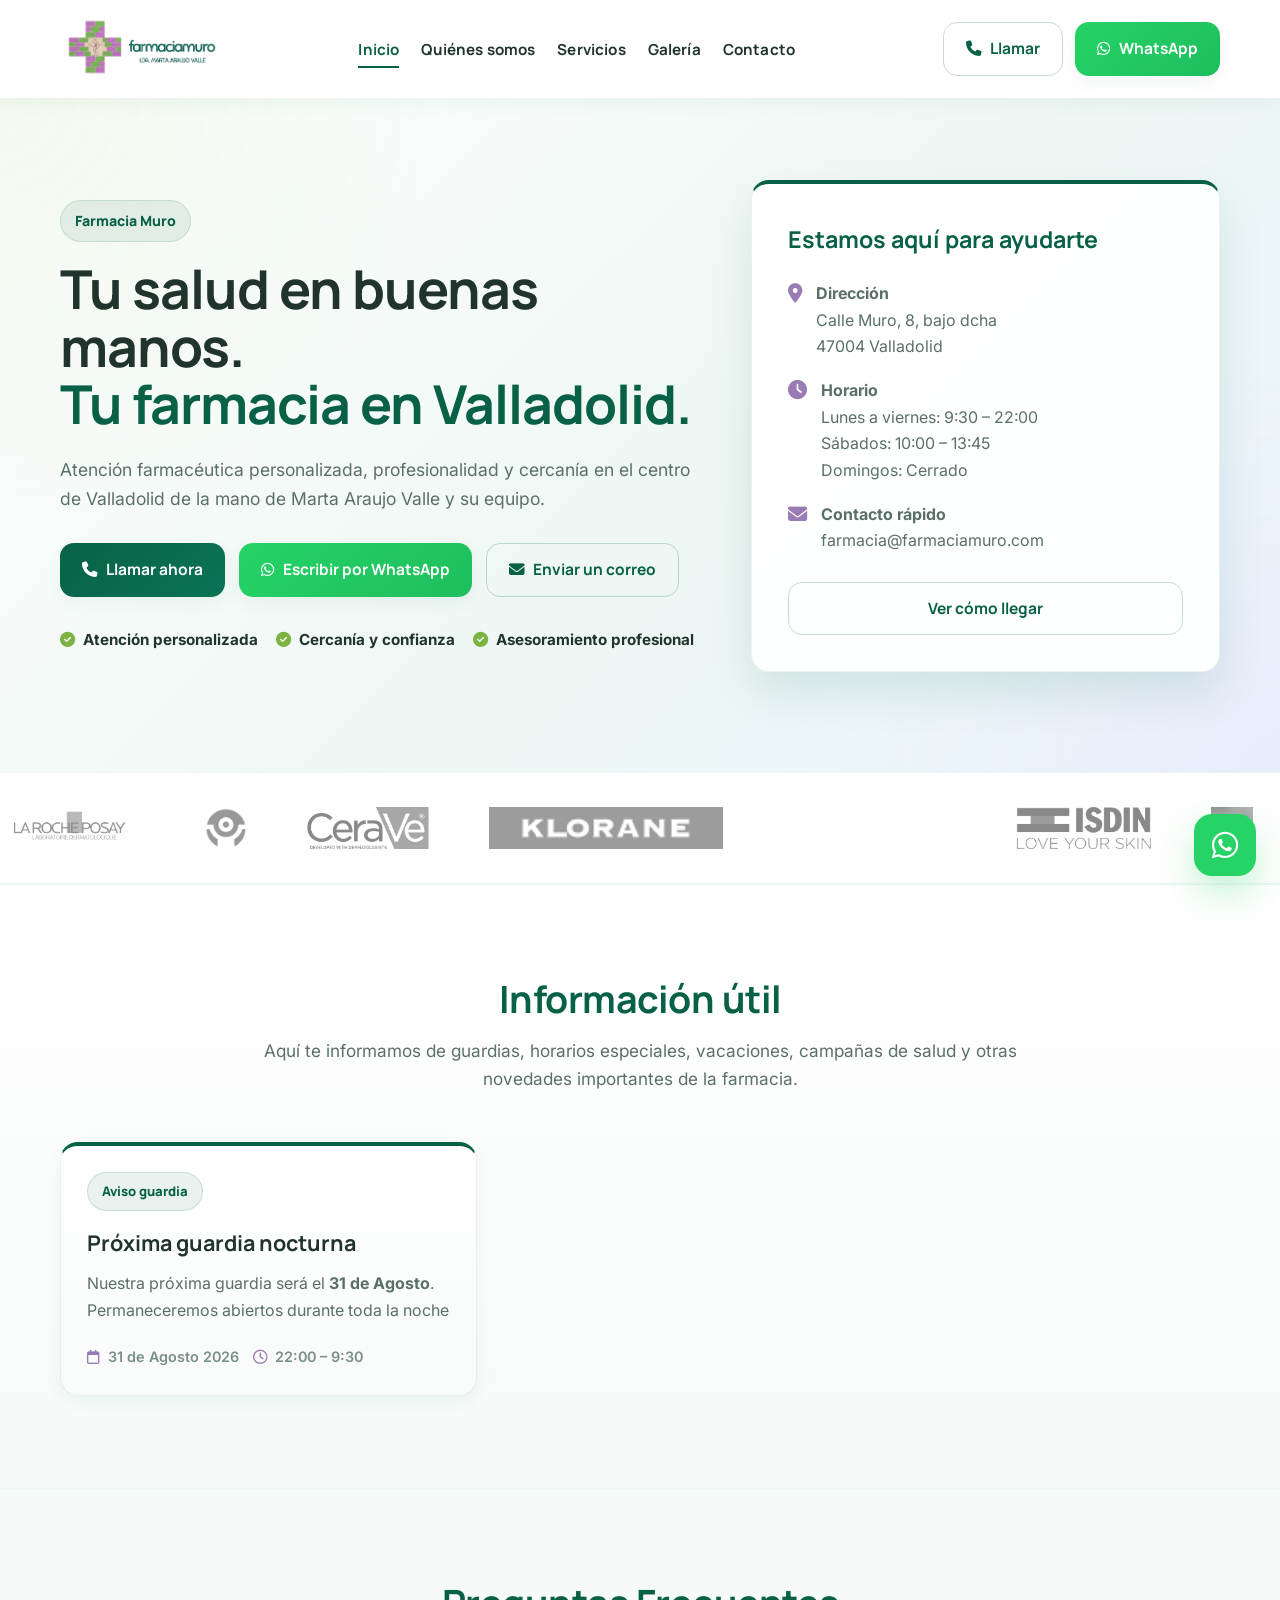
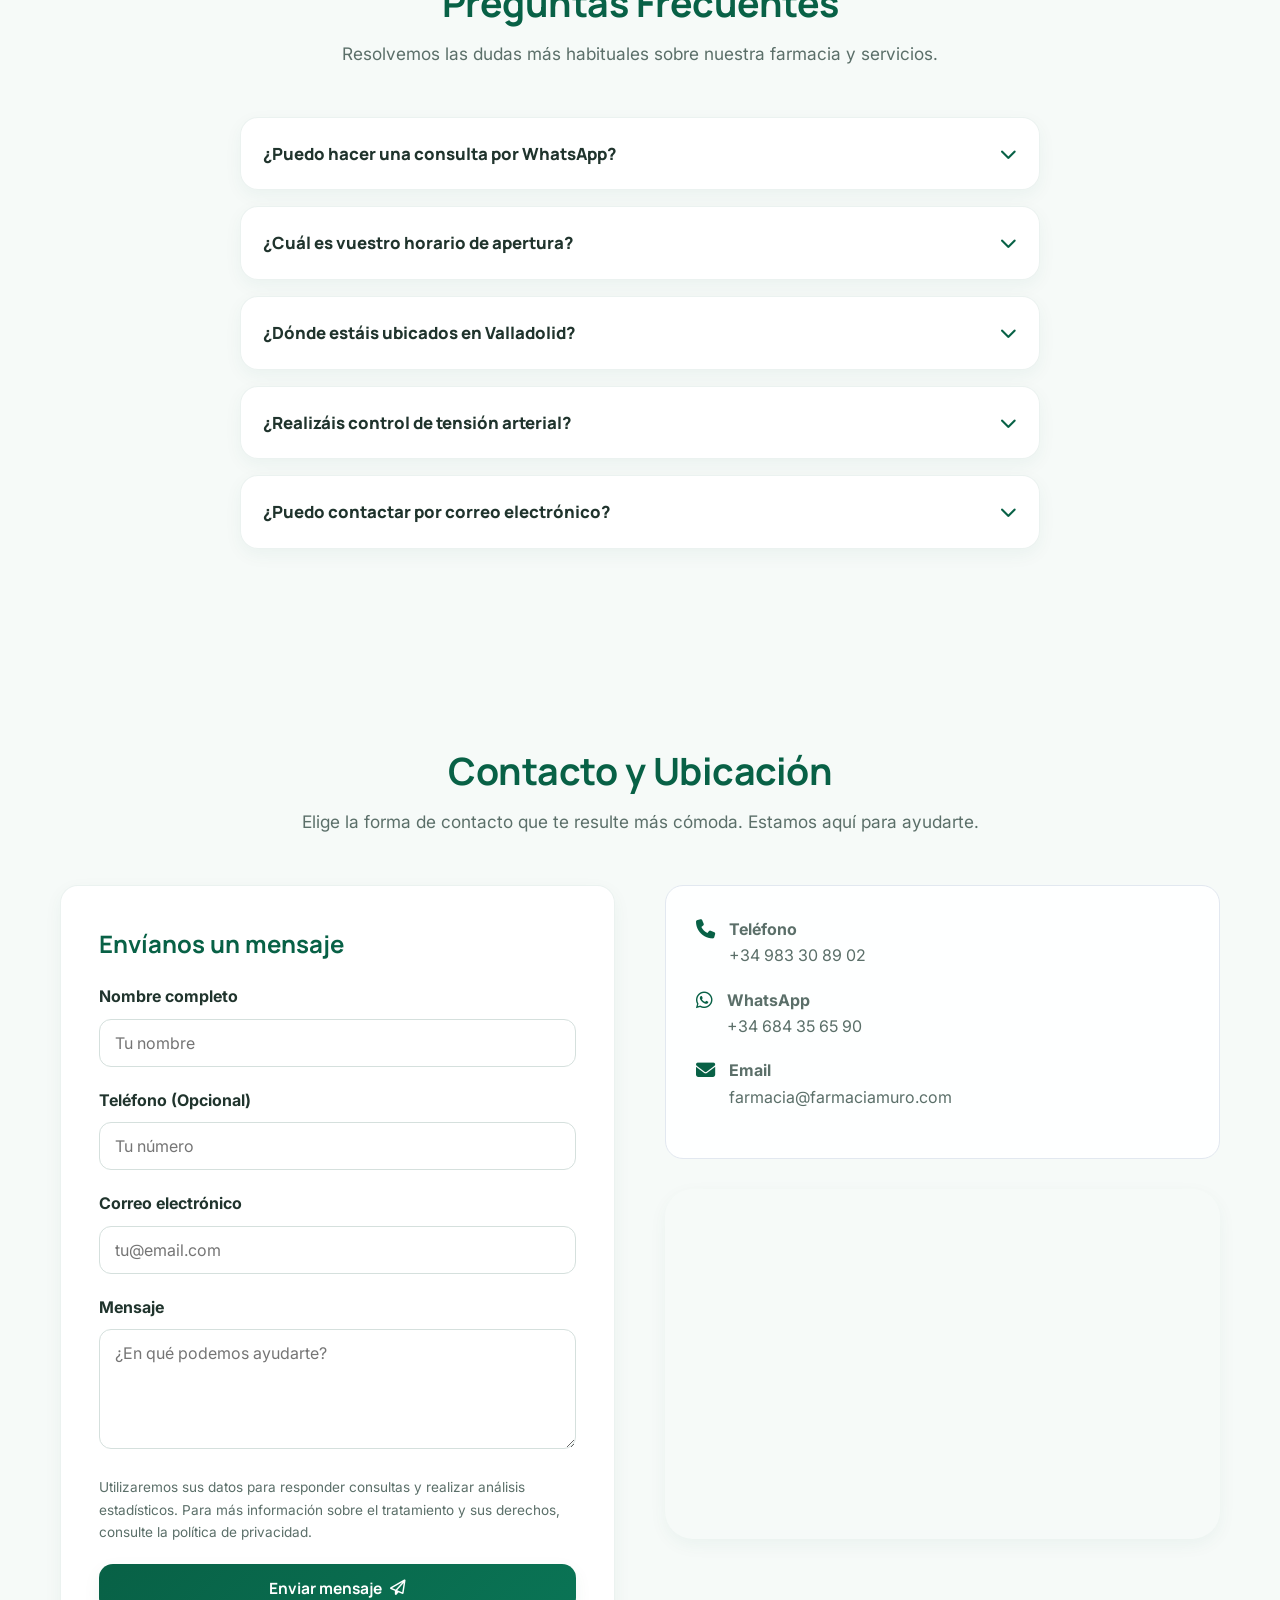
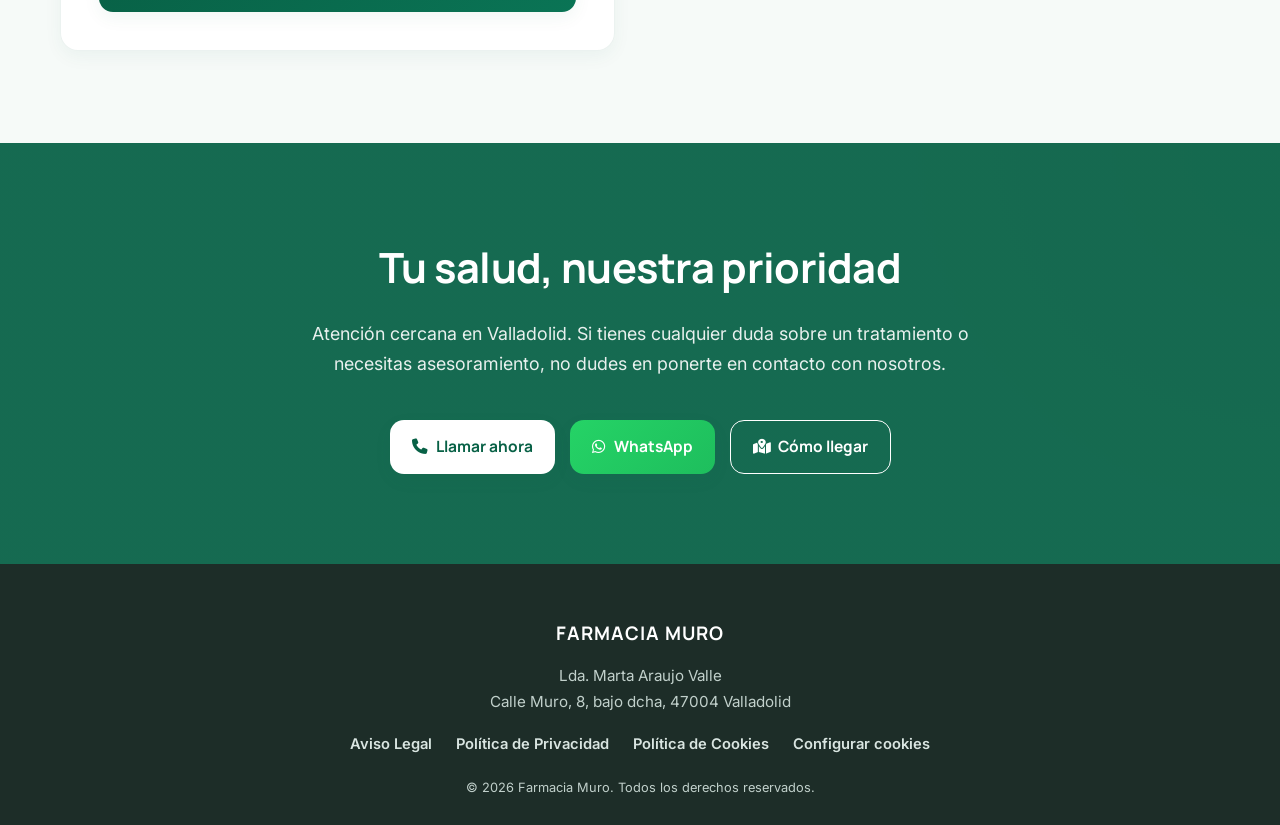
<file: index.html>
<!DOCTYPE html>
<html lang="es">
<head>
    <link rel="stylesheet" href="https://pdcc.gdpr.es/pdcc.min.css">
    <script charset="utf-8" src="https://pdcc.gdpr.es/pdcc.min.js"></script>

    <script>
    PDCookieConsent.config({
        "brand": {
            "name": "Farmacia Muro",
            "url": "https://www.farmaciamuro.com"
        },
        "showRejectButton": true,
        "cookiePolicyLink": "https://www.farmaciamuro.com/cookies.html"
    });
    </script>
    
    <meta charset="UTF-8">
    <link rel="canonical" href="https://www.farmaciamuro.com/">
    <meta name="viewport" content="width=device-width, initial-scale=1.0">

    <title>Farmacia Muro | Tu salud, en buenas manos.</title>
    <meta property="og:site_name" content="Farmacia Muro">
    
    <script type="application/ld+json">
    {
      "@context": "https://schema.org",
      "@type": "Pharmacy",
      "name": "Farmacia Muro",
      "image": "Imagenes/Logotipo_Farmacia_Muro.png",
      "@id": "https://www.farmaciamuro.com",
      "url": "https://www.farmaciamuro.com",
      "telephone": "+34 983 30 89 02",
      "email": "farmacia@farmaciamuro.com",
      "address": {
        "@type": "PostalAddress",
        "streetAddress": "Calle Muro, 8, bajo dcha",
        "addressLocality": "Valladolid",
        "postalCode": "47004",
        "addressCountry": "ES"
      },
      "geo": {
        "@type": "GeoCoordinates",
        "latitude": 41.6520,
        "longitude": -4.7245
      },
      "openingHoursSpecification": [
        {
          "@type": "OpeningHoursSpecification",
          "dayOfWeek": ["Monday", "Tuesday", "Wednesday", "Thursday", "Friday"],
          "opens": "09:30",
          "closes": "22:00"
        },
        {
          "@type": "OpeningHoursSpecification",
          "dayOfWeek": "Saturday",
          "opens": "10:00",
          "closes": "13:45"
        }
      ]
    }
    </script>
    
    <meta name="description" content="Farmacia Muro en Valladolid (Calle Muro, 8). Lda. Marta Araujo Valle. Atención personalizada, dermocosmética y salud. Horario ininterrumpido. Contáctanos por WhatsApp o teléfono.">
    <meta property="og:title" content="Farmacia Muro | Tu salud, en buenas manos.">
    <meta property="og:description" content="Atención farmacéutica personalizada, profesionalidad y cercanía en el centro de Valladolid.">
    <meta property="og:image" content="Imagenes/Logotipo_Farmacia_Muro.png">
    <meta property="og:type" content="local.business">
    <meta property="og:locale" content="es_ES">

    <link rel="icon" type="image/png" href="Imagenes/Solo_logo.png">

    <link rel="preconnect" href="https://fonts.googleapis.com">
    <link rel="preconnect" href="https://fonts.gstatic.com" crossorigin>
    <!-- <link href="https://fonts.googleapis.com/css2?family=Nunito:wght@400;600;700;800&family=Open+Sans:wght@400;500;600&display=swap" rel="stylesheet"> -->
    <link href="https://fonts.googleapis.com/css2?family=Inter:wght@400;500;600;700&family=Manrope:wght@600;700;800&display=swap" rel="stylesheet">
    <link rel="stylesheet" href="https://cdnjs.cloudflare.com/ajax/libs/font-awesome/6.4.0/css/all.min.css">

    <link rel="stylesheet" href="css/styles.css">
    <script src="js/main.js" defer></script>
    
</head>
<body>

    <header>
        <div class="container header-container">
            <a href="index.html" class="logo"><img src="Imagenes/Logotipo_farmacia.png" alt="Farmacia Muro"></a>
            <nav>
                <ul class="nav-links" id="navLinks">
                    <li><a href="index.html">Inicio</a></li>
                    <li><a href="quienes-somos.html">Quiénes somos</a></li>
                    <li><a href="servicios.html">Servicios</a></li>
                    <li><a href="galeria.html">Galería</a></li>
                    <li><a href="index.html#contacto">Contacto</a></li>
                </ul>
            </nav>
            <div class="header-ctas" id="headerCtas">
                <a href="tel:+34983308902" class="btn btn-outline"><i class="fa-solid fa-phone"></i> Llamar</a>
                <a href="https://wa.me/34684356590" target="_blank" rel="noopener noreferrer" class="btn btn-whatsapp"><i class="fa-brands fa-whatsapp"></i> WhatsApp</a>
            </div>
            <button class="mobile-menu-btn" id="mobileMenuBtn" aria-label="Abrir menú"><i class="fa-solid fa-bars"></i></button>
        </div>
    </header>

    <div id="wrapper-alertas-guardia" class="guardia-wrapper">
        <div id="alerta-guardia-diurna" class="alerta-guardia alerta-guardia-premium alerta-diurna">
            <button class="cerrar-alerta-guardia" type="button" aria-label="Cerrar aviso de guardia">
                <i class="fa-solid fa-xmark"></i>
            </button>

            <div class="alerta-guardia-contenido">
                <span class="alerta-guardia-etiqueta">Servicio de guardia</span>
                <h3>Estamos de guardia hoy</h3>
                <p>
                    Farmacia de guardia <strong>diurna</strong> hasta las
                    <strong><span id="horario-guardia-diurna-fin"></span></strong>.
                </p>
            </div>
            <div class="alerta-guardia-cta">
                <a href="tel:+34983308902" class="btn btn-outline">
                    <i class="fa-solid fa-phone"></i> Llamar
                </a>
            </div>
        </div>

        <div id="alerta-guardia-nocturna" class="alerta-guardia alerta-guardia-premium alerta-nocturna">
            <button class="cerrar-alerta-guardia" type="button" aria-label="Cerrar aviso de guardia">
                <i class="fa-solid fa-xmark"></i>
            </button>

            <div class="alerta-guardia-contenido">
                <span class="alerta-guardia-etiqueta">Servicio de guardia</span>
                <h3>Estamos de guardia esta noche</h3>
                <p>
                    Farmacia de guardia <strong>nocturna</strong> hasta las
                    <strong><span id="horario-guardia-nocturna-fin"></span></strong>.
                </p>
            </div>
            <div class="alerta-guardia-cta">
                <a href="tel:+34983308902" class="btn btn-outline">
                    <i class="fa-solid fa-phone"></i> Llamar
                </a>
            </div>
        </div>
    </div>

    <section class="hero" id="inicio">
        <div class="container hero-container">
            <div class="hero-content">
                <div class="hero-badge">Farmacia Muro</div>
                <h1>Tu salud en buenas manos. <br><span>Tu farmacia en Valladolid.</span></h1>
                <p>Atención farmacéutica personalizada, profesionalidad y cercanía en el centro de Valladolid de la mano de Marta Araujo Valle y su equipo.</p>
                
                <div class="hero-ctas">
                    <a href="tel:+34983308902" class="btn btn-primary"><i class="fa-solid fa-phone"></i> Llamar ahora</a>
                    <a href="https://wa.me/34684356590" target="_blank" rel="noopener noreferrer" class="btn btn-whatsapp"><i class="fa-brands fa-whatsapp"></i> Escribir por WhatsApp</a>
                    <a href="mailto:farmacia@farmaciamuro.com?subject=Consulta%20desde%20la%20web" class="btn btn-outline"><i class="fa-solid fa-envelope"></i> Enviar un correo</a>
                </div>

                <div class="trust-strip">
                    <div><i class="fa-solid fa-check-circle"></i> Atención personalizada</div>
                    <div><i class="fa-solid fa-check-circle"></i> Cercanía y confianza</div>
                    <div><i class="fa-solid fa-check-circle"></i> Asesoramiento profesional</div>
                </div>
            </div>

            <div class="hero-info-card">
             
                <h3>Estamos aquí para ayudarte</h3>
                <ul class="info-list">
                    <li>
                        <i class="fa-solid fa-location-dot"></i>
                        <div>
                            <strong>Dirección</strong><br>
                            Calle Muro, 8, bajo dcha<br>47004 Valladolid
                        </div>
                    </li>
                    <li>
                        <i class="fa-solid fa-clock"></i>
                        <div>
                            <strong>Horario</strong><br>
                            Lunes a viernes: 9:30 – 22:00<br>
                            Sábados: 10:00 – 13:45<br>
                            Domingos: Cerrado
                        </div>
                    </li>
                    <li>
                        <i class="fa-solid fa-envelope"></i>
                        <div>
                            <strong>Contacto rápido</strong><br>
                            farmacia@farmaciamuro.com
                        </div>
                    </li>
                </ul>
                <a href="#mapa"  class="btn btn-outline" style="width: 100%; margin-top: 10px;">Ver cómo llegar</a>
            </div>
        </div>
    </section>

    <section class="brands-section">
        <div class="brands-track">
            <img src="Imagenes/La_Roche-Posay_id1nKOSLBo_1.png" alt="La Roche-Posay" class="brand-logo">
            <img src="Imagenes/id9d_1Gnd2_1774543851690.jpeg" alt="Cantabria Labs" class="brand-logo">
            <img src="Imagenes/CeraVe_idRMvstMwe_1.png" alt="CeraVe" class="brand-logo">
            <img src="Imagenes/idTt9MzuFo_1774545244476.png" alt="Klorane" class="brand-logo">
            <img src="Imagenes/idv-GHI-6p_logos.png" alt="René furterer" class="brand-logo">
            <img src="Imagenes/Isdin_idVMLHFPhG_0.png" alt="Isdin" class="brand-logo">
            <img src="Imagenes/idCz6vIFja_1774610421733.jpeg" alt="Aboca" class="brand-logo">
            <img src="Imagenes/idDFcpNwYm_logos.png" alt="Nutergia" class="brand-logo"> 
            <img src="Imagenes/id5wvRFnrL_logos.jpeg" alt="Cumlaude" class="brand-logo"> 
            <img src="Imagenes/idAHzOaPqI_logos.jpeg" alt="Lacer" class="brand-logo"> 
            <img src="Imagenes/idFkh8xlHp_logos.jpeg" alt="vitis" class="brand-logo"> 

            
            <img src="Imagenes/La_Roche-Posay_id1nKOSLBo_1.png" alt="La Roche-Posay" class="brand-logo">
            <img src="Imagenes/id9d_1Gnd2_1774543851690.jpeg" alt="Cantabria Labs" class="brand-logo">
            <img src="Imagenes/CeraVe_idRMvstMwe_1.png" alt="CeraVe" class="brand-logo">
            <img src="Imagenes/idTt9MzuFo_1774545244476.png" alt="Klorane" class="brand-logo">
            <img src="Imagenes/idv-GHI-6p_logos.png" alt="René furterer" class="brand-logo">
            <img src="Imagenes/Isdin_idVMLHFPhG_0.png" alt="Isdin" class="brand-logo">
            <img src="Imagenes/idCz6vIFja_1774610421733.jpeg" alt="Aboca" class="brand-logo">
            <img src="Imagenes/idDFcpNwYm_logos.png" alt="Nutergia" class="brand-logo">
            <img src="Imagenes/id5wvRFnrL_logos.jpeg" alt="Cumlaude" class="brand-logo"> 
            <img src="Imagenes/idAHzOaPqI_logos.jpeg" alt="Lacer" class="brand-logo">  
            <img src="Imagenes/idFkh8xlHp_logos.jpeg" alt="vitis" class="brand-logo">  
        </div>
    </section>

<section class="section-padding actualidad-section" id="actualidad">
    <div class="container">
        <div class="text-center">
            <h2 class="section-title">Información útil</h2>
            <p class="section-subtitle">
                Aquí te informamos de guardias, horarios especiales, vacaciones,
                campañas de salud y otras novedades importantes de la farmacia.
            </p>
        </div>

        <div class="actualidad-grid">
 
            <article class="actualidad-card actualidad-card-featured">
                <div>
                    <div class="actualidad-badge">Aviso guardia</div>
                    <h3>Próxima guardia nocturna</h3>
                    <p>
                        Nuestra próxima guardia será el <strong>31 de Agosto</strong>.
                        Permaneceremos abiertos durante toda la noche 
                    </p>
                </div>
                <div class="actualidad-meta">
                    <span><i class="fa-regular fa-calendar"></i> 31 de Agosto 2026</span>
                    <span><i class="fa-regular fa-clock"></i> 22:00 – 9:30</span>
                </div>
            </article>
        </div>
    </div>
</section>

    <section class="section-padding faq-section" id="faq" style="background-color: var(--bg-light);">
        <div class="container">
            <div class="text-center">
                <h2 class="section-title">Preguntas Frecuentes</h2>
                <p class="section-subtitle">Resolvemos las dudas más habituales sobre nuestra farmacia y servicios.</p>
            </div>
            <div class="faq-container">
                <details>
                    <summary>¿Puedo hacer una consulta por WhatsApp?</summary>
                    <div class="faq-answer">Sí, por supuesto. Puedes escribirnos a nuestro WhatsApp (+34 684 35 65 90) para realizar consultas farmacéuticas sin compromiso.</div>
                </details>
                <details>
                    <summary>¿Cuál es vuestro horario de apertura?</summary>
                    <div class="faq-answer">Estamos abiertos en horario ininterrumpido de lunes a viernes de 9:30 a 22:00, y los sábados de 10:00 a 22:00. Los domingos permanecemos cerrados salvo que estemos de guardia.</div>
                </details>
                <details>
                    <summary>¿Dónde estáis ubicados en Valladolid?</summary>
                    <div class="faq-answer">Nos encontramos en el centro de Valladolid, concretamente en la Calle Muro, 8, bajo derecha (Código Postal 47004). Es una zona céntrica y de muy fácil acceso.</div>
                </details>
                <details>
                    <summary>¿Realizáis control de tensión arterial?</summary>
                    <div class="faq-answer">Sí, ofrecemos el servicio de toma y control de la presión arterial en nuestra farmacia. Ven a vernos y te ayudaremos a llevar un seguimiento.</div>
                </details>
                <details>
                    <summary>¿Puedo contactar por correo electrónico?</summary>
                    <div class="faq-answer">Sí, puedes escribirnos a farmacia@farmaciamuro.com. Leemos y respondemos todos los correos. Para urgencias, recomendamos usar el teléfono o WhatsApp.</div>
                </details>
            </div>
        </div>
    </section>

    <section class="section-padding contact-section" id="contacto">
        <div class="container">
            <div class="text-center">
                <h2 class="section-title">Contacto y Ubicación</h2>
                <p class="section-subtitle">Elige la forma de contacto que te resulte más cómoda. Estamos aquí para ayudarte.</p>
            </div>
            <div class="contact-container">
                <div class="contact-form-box">
                    <h3 style="margin-bottom: 20px; color: var(--primary-green); font-size: 1.5rem;">Envíanos un mensaje</h3>
                    <form action="https://formspree.io/f/xeepjgyw" method="POST">
                        <div class="form-group">
                            <label for="nombre">Nombre completo</label>
                            <input type="text" id="nombre" name="Nombre" class="form-control" required placeholder="Tu nombre">
                        </div>
                        <div class="form-group">
                            <label for="telefono">Teléfono (Opcional)</label>
                            <input type="tel" id="telefono" name="Teléfono" class="form-control" placeholder="Tu número">
                        </div>
                        <div class="form-group">
                            <label for="email">Correo electrónico</label>
                            <input type="email" id="email" name="Email" class="form-control" required placeholder="tu@email.com">
                        </div>
                        <div class="form-group">
                            <label for="mensaje">Mensaje</label>
                            <textarea id="mensaje" name="Mensaje" class="form-control" required placeholder="¿En qué podemos ayudarte?"></textarea>
                        </div>
                        <div class="form-group" style="font-size: 0.85rem;">
                            <p>
                                Utilizaremos sus datos para responder consultas y realizar análisis estadísticos.
                                Para más información sobre el tratamiento y sus derechos,
                                consulte la <a href="privacidad.html" target="_blank">política de privacidad</a>.
                            </p>
                        </div>
                        <button type="submit" class="btn btn-primary" style="width: 100%;">Enviar mensaje <i class="fa-regular fa-paper-plane"></i></button>
                    </form>
                </div>
                <div class="map-and-info">
                    <div class="hero-info-card" style="margin-bottom: 30px; box-shadow: none; border: 1px solid #E2E8F0; padding: 30px;">
                        <ul class="info-list" style="margin: 0;">
                            <li>
                                <i class="fa-solid fa-phone" style="color: var(--primary-green);"></i>
                                <div>
                                    <strong>Teléfono</strong><br>
                                    <a href="tel:+34983308902">+34 983 30 89 02</a>
                                </div>
                            </li>
                            <li>
                                <i class="fa-brands fa-whatsapp" style="color: var(--primary-green);"></i>
                                <div>
                                    <strong>WhatsApp</strong><br>
                                    <a href="https://wa.me/34684356590" target="_blank">+34 684 35 65 90</a>
                                </div>
                            </li>
                            <li>
                                <i class="fa-solid fa-envelope" style="color: var(--primary-green);"></i>
                                <div>
                                    <strong>Email</strong><br>
                                    <a href="mailto:farmacia@farmaciamuro.com">farmacia@farmaciamuro.com</a>
                                </div>
                            </li>
                        </ul>
                    </div>
                    <div class="map-container" id="mapa">
                        <iframe src="https://maps.google.com/maps?q=Farmacia%20Muro,%20Calle%20Muro,%208,%20Valladolid&t=&z=17&ie=UTF8&iwloc=&output=embed" allowfullscreen="" loading="lazy" referrerpolicy="no-referrer-when-downgrade" title="Mapa Farmacia Muro"></iframe>
                    </div>
                </div>
            </div>
        </div>
    </section>

    <section class="final-cta">
        <div class="container">
            <h2>Tu salud, nuestra prioridad</h2>
            <p>Atención cercana en Valladolid. Si tienes cualquier duda sobre un tratamiento o necesitas asesoramiento, no dudes en ponerte en contacto con nosotros.</p>
            <div class="final-cta-buttons">
                <a href="tel:+34983308902" class="btn" style="background: white; color: var(--primary-green);"><i class="fa-solid fa-phone"></i> Llamar ahora</a>
                <a href="https://wa.me/34684356590" target="_blank" class="btn btn-whatsapp"><i class="fa-brands fa-whatsapp"></i> WhatsApp</a>
                <a href="#contacto" class="btn btn-outline" style="border-color: white; color: white;"><i class="fa-solid fa-map-location-dot"></i> Cómo llegar</a>
            </div>
        </div>
    </section>

    <footer>
        <div class="container">
            <div class="footer-logo"><h3>FARMACIA MURO</h3></div>
            <p class="footer-text">Lda. Marta Araujo Valle<br>Calle Muro, 8, bajo dcha, 47004 Valladolid</p>
            <div class="footer-links">
                <a href="aviso-legal.html">Aviso Legal</a>
                <a href="privacidad.html">Política de Privacidad</a>
                <a href="cookies.html">Política de Cookies</a>
                <a href="#" class="pdcc-open-modal">Configurar cookies</a>
            </div>
            <p class="footer-text" style="font-size: 0.8rem; margin-bottom: 0;">© 2026 Farmacia Muro. Todos los derechos reservados.</p>
        </div>
    </footer>

    <a href="https://wa.me/34684356590" target="_blank" rel="noopener noreferrer" class="floating-whatsapp" aria-label="Contactar por WhatsApp">
        <i class="fa-brands fa-whatsapp"></i>
    </a>

</body>
</html>
</file>
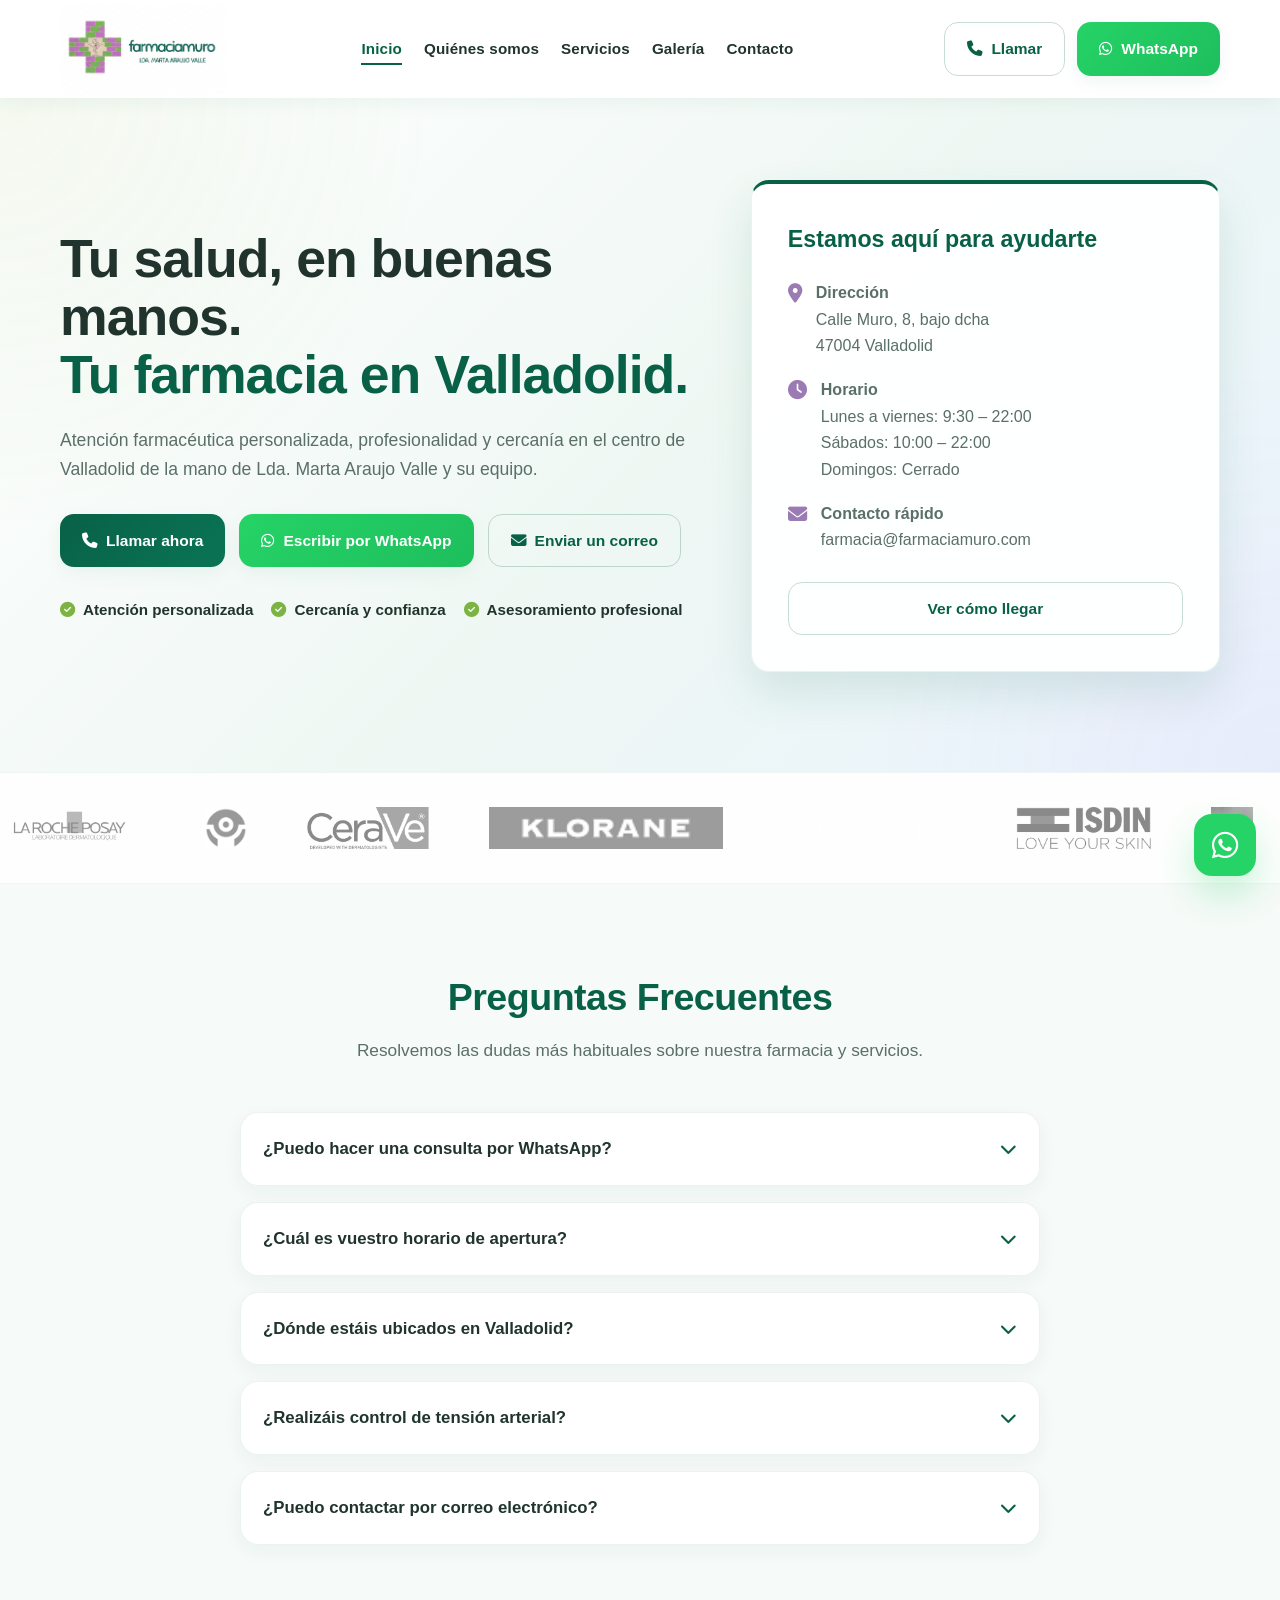
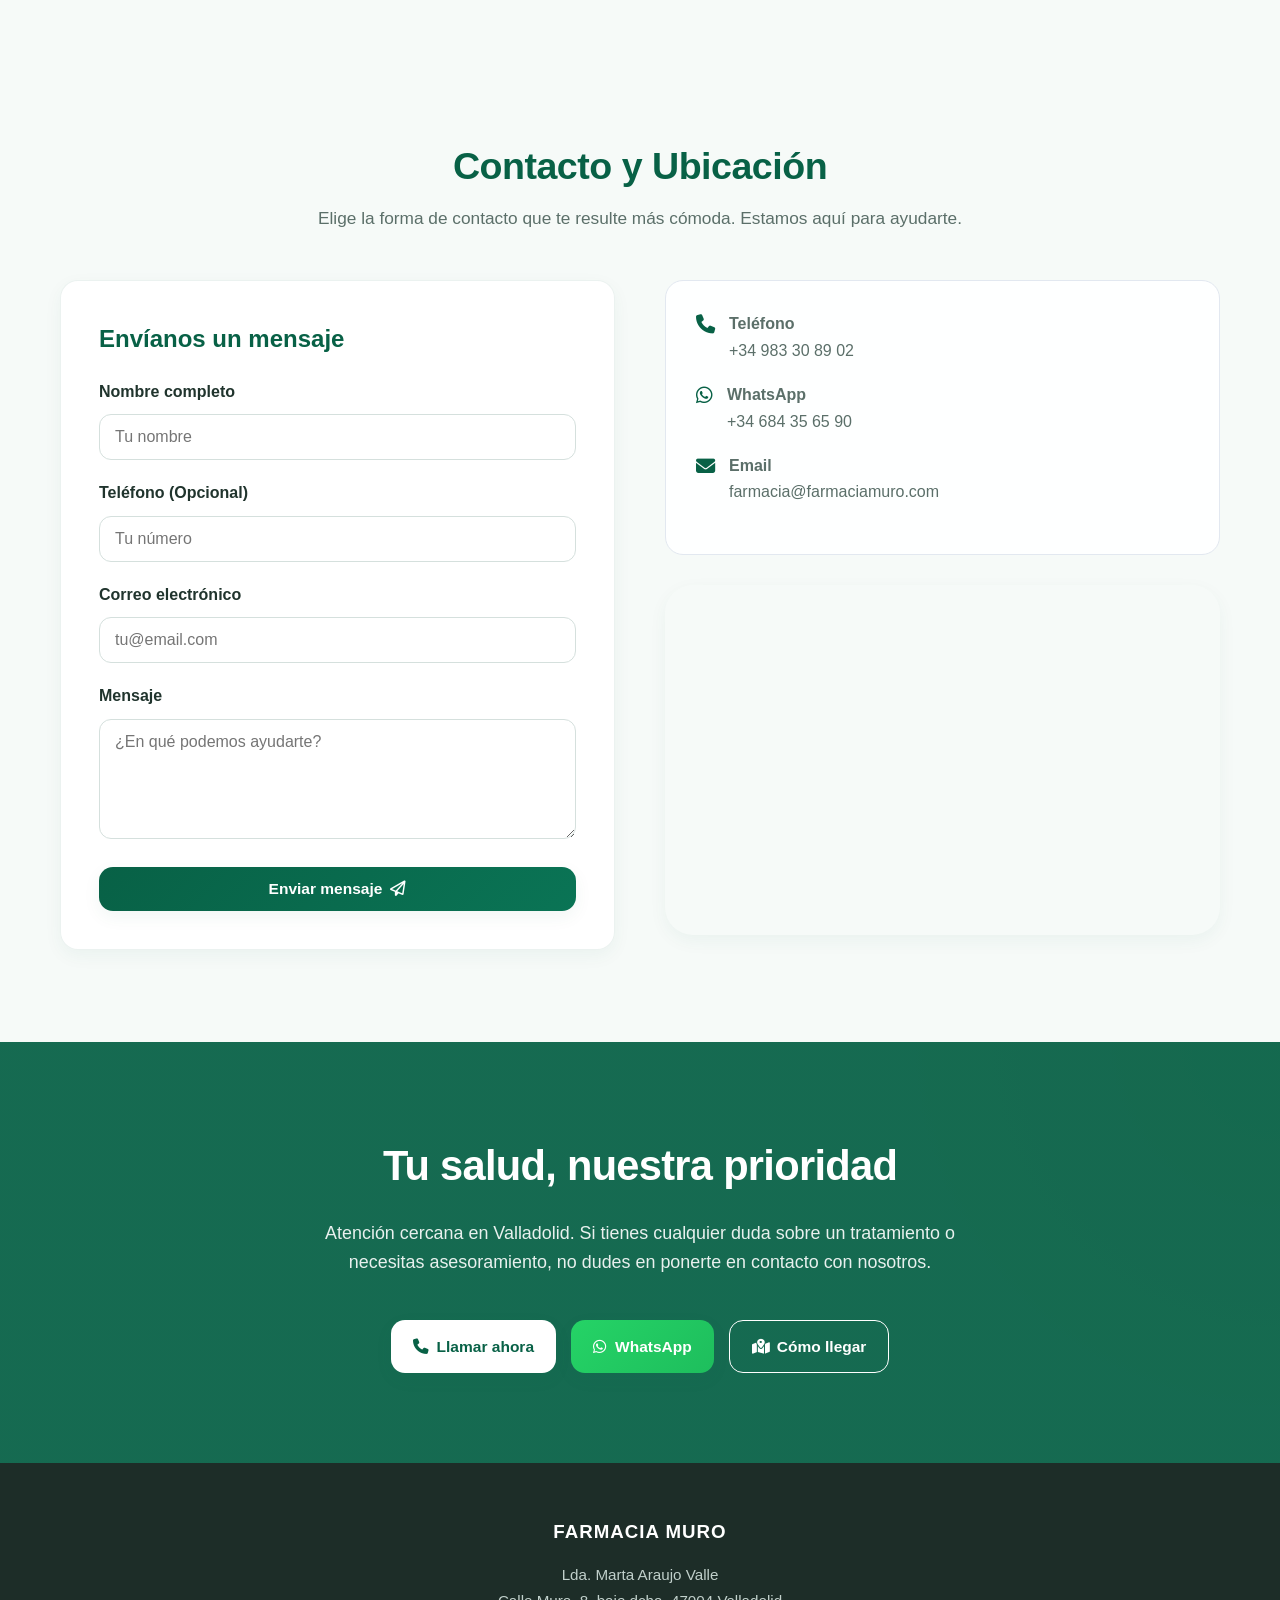
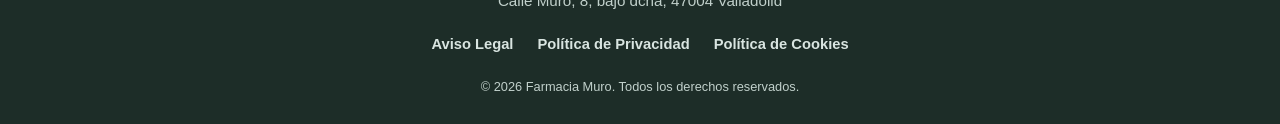
<file: inicio.html>
<!DOCTYPE html>
<html lang="es">
<head>
    <!-- <script id="cookieyes" type="text/javascript" src="https://cdn-cookieyes.com/client_data/e3174e27731a883ce8fbb9f7ccc8ce35/script.js"></script> -->
    
    <meta charset="UTF-8">
    <link rel="canonical" href="https://www.farmaciamuro.com/">
    <meta name="viewport" content="width=device-width, initial-scale=1.0">

    <title>Farmacia Muro | Tu salud, en buenas manos.</title>
    <meta property="og:site_name" content="Farmacia Muro">
    
    <script type="application/ld+json">
    {
      "@context": "https://schema.org",
      "@type": "Pharmacy",
      "name": "Farmacia Muro",
      "image": "Imagenes/Logotipo_Farmacia_Muro.png",
      "@id": "https://www.farmaciamuro.com",
      "url": "https://www.farmaciamuro.com",
      "telephone": "+34 983 30 89 02",
      "email": "farmacia@farmaciamuro.com",
      "address": {
        "@type": "PostalAddress",
        "streetAddress": "Calle Muro, 8, bajo dcha",
        "addressLocality": "Valladolid",
        "postalCode": "47004",
        "addressCountry": "ES"
      },
      "geo": {
        "@type": "GeoCoordinates",
        "latitude": 41.6520,
        "longitude": -4.7245
      },
      "openingHoursSpecification": [
        {
          "@type": "OpeningHoursSpecification",
          "dayOfWeek": ["Monday", "Tuesday", "Wednesday", "Thursday", "Friday"],
          "opens": "09:30",
          "closes": "22:00"
        },
        {
          "@type": "OpeningHoursSpecification",
          "dayOfWeek": "Saturday",
          "opens": "10:00",
          "closes": "22:00"
        }
      ]
    }
    </script>
    
    <meta name="description" content="Farmacia Muro en Valladolid (Calle Muro, 8). Lda. Marta Araujo Valle. Atención personalizada, dermocosmética y salud. Horario ininterrumpido. Contáctanos por WhatsApp o teléfono.">
    <meta property="og:title" content="Farmacia Muro | Tu salud, en buenas manos.">
    <meta property="og:description" content="Atención farmacéutica personalizada, profesionalidad y cercanía en el centro de Valladolid.">
    <meta property="og:image" content="Imagenes/Logotipo_Farmacia_Muro.png">
    <meta property="og:type" content="local.business">
    <meta property="og:locale" content="es_ES">

    <link rel="icon" type="image/png" href="Imagenes/Solo_logo.png">

    <link rel="preconnect" href="https://fonts.googleapis.com">
    <link rel="preconnect" href="https://fonts.gstatic.com" crossorigin>
    <link href="https://fonts.googleapis.com/css2?family=Nunito:wght@400;600;700;800&family=Open+Sans:wght@400;500;600&display=swap" rel="stylesheet">
    <link rel="stylesheet" href="https://cdnjs.cloudflare.com/ajax/libs/font-awesome/6.4.0/css/all.min.css">

    <link rel="stylesheet" href="css/styles.css">
    <script src="js/main.js" defer></script>
</head>
<body>

    <header>
        <div class="container header-container">
            <a href="index.html" class="logo"><img src="Imagenes/Logotipo_farmacia.png" alt="Farmacia Muro"></a>
            <nav>
                <ul class="nav-links" id="navLinks">
                    <li><a href="inicio.html">Inicio</a></li>
                    <li><a href="quienes-somos.html">Quiénes somos</a></li>
                    <li><a href="servicios.html">Servicios</a></li>
                    <li><a href="galeria.html">Galería</a></li>
                    <li><a href="inicio.html#contacto">Contacto</a></li>
                </ul>
            </nav>
            <div class="header-ctas" id="headerCtas">
                <a href="tel:+34983308902" class="btn btn-outline"><i class="fa-solid fa-phone"></i> Llamar</a>
                <a href="https://wa.me/34684356590" target="_blank" rel="noopener noreferrer" class="btn btn-whatsapp"><i class="fa-brands fa-whatsapp"></i> WhatsApp</a>
            </div>
            <button class="mobile-menu-btn" id="mobileMenuBtn" aria-label="Abrir menú"><i class="fa-solid fa-bars"></i></button>
        </div>
    </header>

    <div id="wrapper-alertas-guardia">
        <div id="alerta-guardia-diurna" class="alerta-guardia">
            🚧 🚨 ¡Hoy estamos de GUARDIA de DÍA! Abiertos hasta las <span id="horario-guardia-diurna-fin"></span>.
        </div>
        <div id="alerta-guardia-nocturna" class="alerta-guardia">
            🌌 📢 ¡Hoy estamos de GUARDIA NOCTURNA! Abiertos TODA LA NOCHE hasta las <span id="horario-guardia-nocturna-fin"></span>.
        </div>
    </div> 

    <section class="hero" id="inicio">
        <div class="container hero-container">
            <div class="hero-content">
                <h1>Tu salud, en buenas manos. <br><span>Tu farmacia en Valladolid.</span></h1>
                <p>Atención farmacéutica personalizada, profesionalidad y cercanía en el centro de Valladolid de la mano de Lda. Marta Araujo Valle y su equipo.</p>
                
                <div class="hero-ctas">
                    <a href="tel:+34983308902" class="btn btn-primary"><i class="fa-solid fa-phone"></i> Llamar ahora</a>
                    <a href="https://wa.me/34684356590" target="_blank" rel="noopener noreferrer" class="btn btn-whatsapp"><i class="fa-brands fa-whatsapp"></i> Escribir por WhatsApp</a>
                    <a href="mailto:farmacia@farmaciamuro.com?subject=Consulta%20desde%20la%20web" class="btn btn-outline"><i class="fa-solid fa-envelope"></i> Enviar un correo</a>
                </div>

                <div class="trust-strip">
                    <div><i class="fa-solid fa-check-circle"></i> Atención personalizada</div>
                    <div><i class="fa-solid fa-check-circle"></i> Cercanía y confianza</div>
                    <div><i class="fa-solid fa-check-circle"></i> Asesoramiento profesional</div>
                </div>
            </div>

            <div class="hero-info-card">
             
                <h3>Estamos aquí para ayudarte</h3>
                <ul class="info-list">
                    <li>
                        <i class="fa-solid fa-location-dot"></i>
                        <div>
                            <strong>Dirección</strong><br>
                            Calle Muro, 8, bajo dcha<br>47004 Valladolid
                        </div>
                    </li>
                    <li>
                        <i class="fa-solid fa-clock"></i>
                        <div>
                            <strong>Horario</strong><br>
                            Lunes a viernes: 9:30 – 22:00<br>
                            Sábados: 10:00 – 22:00<br>
                            Domingos: Cerrado
                        </div>
                    </li>
                    <li>
                        <i class="fa-solid fa-envelope"></i>
                        <div>
                            <strong>Contacto rápido</strong><br>
                            farmacia@farmaciamuro.com
                        </div>
                    </li>
                </ul>
                <a href="#mapa"  class="btn btn-outline" style="width: 100%; margin-top: 10px;">Ver cómo llegar</a>
            </div>
        </div>
    </section>

    <section class="brands-section">
        <div class="brands-track">
            <img src="Imagenes/La_Roche-Posay_id1nKOSLBo_1.png" alt="La Roche-Posay" class="brand-logo">
            <img src="Imagenes/id9d_1Gnd2_1774543851690.jpeg" alt="Cantabria Labs" class="brand-logo">
            <img src="Imagenes/CeraVe_idRMvstMwe_1.png" alt="CeraVe" class="brand-logo">
            <img src="Imagenes/idTt9MzuFo_1774545244476.png" alt="Klorane" class="brand-logo">
            <img src="Imagenes/idv-GHI-6p_logos.png" alt="René furterer" class="brand-logo">
            <img src="Imagenes/Isdin_idVMLHFPhG_0.png" alt="Isdin" class="brand-logo">
            <img src="Imagenes/idCz6vIFja_1774610421733.jpeg" alt="Aboca" class="brand-logo">
            <img src="Imagenes/idDFcpNwYm_logos.png" alt="Nutergia" class="brand-logo"> 
            <img src="Imagenes/id5wvRFnrL_logos.jpeg" alt="Cumlaude" class="brand-logo"> 
            
            <img src="Imagenes/La_Roche-Posay_id1nKOSLBo_1.png" alt="La Roche-Posay" class="brand-logo">
            <img src="Imagenes/id9d_1Gnd2_1774543851690.jpeg" alt="Cantabria Labs" class="brand-logo">
            <img src="Imagenes/CeraVe_idRMvstMwe_1.png" alt="CeraVe" class="brand-logo">
            <img src="Imagenes/idTt9MzuFo_1774545244476.png" alt="Klorane" class="brand-logo">
            <img src="Imagenes/idv-GHI-6p_logos.png" alt="René furterer" class="brand-logo">
            <img src="Imagenes/Isdin_idVMLHFPhG_0.png" alt="Isdin" class="brand-logo">
            <img src="Imagenes/idCz6vIFja_1774610421733.jpeg" alt="Aboca" class="brand-logo">
            <img src="Imagenes/idDFcpNwYm_logos.png" alt="Nutergia" class="brand-logo">
            <img src="Imagenes/id5wvRFnrL_logos.jpeg" alt="Cumlaude" class="brand-logo"> 
        </div>
    </section>

    <section id="proximas-guardias-section" class="section-padding" style="display: none; background-color: var(--white);">
        <div class="container" style="text-align: center; max-width: 600px; margin: 0 auto;">
            <h2 style="color: var(--text-dark); margin-bottom: 20px;">📅 Nuestras Próximas Guardias</h2>
            <ul id="lista-proximas-guardias" style="list-style: none; padding: 0; font-size: 1.1rem; color: var(--primary-green); font-weight: bold;">
                </ul>
        </div>
    </section>

    <section class="section-padding faq-section" id="faq" style="background-color: var(--bg-light);">
        <div class="container">
            <div class="text-center">
                <h2 class="section-title">Preguntas Frecuentes</h2>
                <p class="section-subtitle">Resolvemos las dudas más habituales sobre nuestra farmacia y servicios.</p>
            </div>
            <div class="faq-container">
                <details>
                    <summary>¿Puedo hacer una consulta por WhatsApp?</summary>
                    <div class="faq-answer">Sí, por supuesto. Puedes escribirnos a nuestro WhatsApp (+34 684 35 65 90) para realizar consultas farmacéuticas sin compromiso.</div>
                </details>
                <details>
                    <summary>¿Cuál es vuestro horario de apertura?</summary>
                    <div class="faq-answer">Estamos abiertos en horario ininterrumpido de lunes a viernes de 9:30 a 22:00, y los sábados de 10:00 a 22:00. Los domingos permanecemos cerrados salvo que estemos de guardia.</div>
                </details>
                <details>
                    <summary>¿Dónde estáis ubicados en Valladolid?</summary>
                    <div class="faq-answer">Nos encontramos en el centro de Valladolid, concretamente en la Calle Muro, 8, bajo derecha (Código Postal 47004). Es una zona céntrica y de muy fácil acceso.</div>
                </details>
                <details>
                    <summary>¿Realizáis control de tensión arterial?</summary>
                    <div class="faq-answer">Sí, ofrecemos el servicio de toma y control de la presión arterial en nuestra farmacia. Ven a vernos y te ayudaremos a llevar un seguimiento.</div>
                </details>
                <details>
                    <summary>¿Puedo contactar por correo electrónico?</summary>
                    <div class="faq-answer">Sí, puedes escribirnos a farmacia@farmaciamuro.com. Leemos y respondemos todos los correos. Para urgencias, recomendamos usar el teléfono o WhatsApp.</div>
                </details>
            </div>
        </div>
    </section>

    <section class="section-padding contact-section" id="contacto">
        <div class="container">
            <div class="text-center">
                <h2 class="section-title">Contacto y Ubicación</h2>
                <p class="section-subtitle">Elige la forma de contacto que te resulte más cómoda. Estamos aquí para ayudarte.</p>
            </div>
            <div class="contact-container">
                <div class="contact-form-box">
                    <h3 style="margin-bottom: 20px; color: var(--primary-green); font-size: 1.5rem;">Envíanos un mensaje</h3>
                    <form action="https://formspree.io/f/xeepjgyw" method="POST">
                        <div class="form-group">
                            <label for="nombre">Nombre completo</label>
                            <input type="text" id="nombre" name="Nombre" class="form-control" required placeholder="Tu nombre">
                        </div>
                        <div class="form-group">
                            <label for="telefono">Teléfono (Opcional)</label>
                            <input type="tel" id="telefono" name="Teléfono" class="form-control" placeholder="Tu número">
                        </div>
                        <div class="form-group">
                            <label for="email">Correo electrónico</label>
                            <input type="email" id="email" name="Email" class="form-control" required placeholder="tu@email.com">
                        </div>
                        <div class="form-group">
                            <label for="mensaje">Mensaje</label>
                            <textarea id="mensaje" name="Mensaje" class="form-control" required placeholder="¿En qué podemos ayudarte?"></textarea>
                        </div>
                        <button type="submit" class="btn btn-primary" style="width: 100%;">Enviar mensaje <i class="fa-regular fa-paper-plane"></i></button>
                    </form>
                </div>
                <div class="map-and-info">
                    <div class="hero-info-card" style="margin-bottom: 30px; box-shadow: none; border: 1px solid #E2E8F0; padding: 30px;">
                        <ul class="info-list" style="margin: 0;">
                            <li>
                                <i class="fa-solid fa-phone" style="color: var(--primary-green);"></i>
                                <div>
                                    <strong>Teléfono</strong><br>
                                    <a href="tel:+34983308902">+34 983 30 89 02</a>
                                </div>
                            </li>
                            <li>
                                <i class="fa-brands fa-whatsapp" style="color: var(--primary-green);"></i>
                                <div>
                                    <strong>WhatsApp</strong><br>
                                    <a href="https://wa.me/34684356590" target="_blank">+34 684 35 65 90</a>
                                </div>
                            </li>
                            <li>
                                <i class="fa-solid fa-envelope" style="color: var(--primary-green);"></i>
                                <div>
                                    <strong>Email</strong><br>
                                    <a href="mailto:farmacia@farmaciamuro.com">farmacia@farmaciamuro.com</a>
                                </div>
                            </li>
                        </ul>
                    </div>
                    <div class="map-container" id="mapa">
                        <iframe src="https://maps.google.com/maps?q=Farmacia%20Muro,%20Calle%20Muro,%208,%20Valladolid&t=&z=17&ie=UTF8&iwloc=&output=embed" allowfullscreen="" loading="lazy" referrerpolicy="no-referrer-when-downgrade" title="Mapa Farmacia Muro"></iframe>
                    </div>
                </div>
            </div>
        </div>
    </section>

    <section class="final-cta">
        <div class="container">
            <h2>Tu salud, nuestra prioridad</h2>
            <p>Atención cercana en Valladolid. Si tienes cualquier duda sobre un tratamiento o necesitas asesoramiento, no dudes en ponerte en contacto con nosotros.</p>
            <div class="final-cta-buttons">
                <a href="tel:+34983308902" class="btn" style="background: white; color: var(--primary-green);"><i class="fa-solid fa-phone"></i> Llamar ahora</a>
                <a href="https://wa.me/34684356590" target="_blank" class="btn btn-whatsapp"><i class="fa-brands fa-whatsapp"></i> WhatsApp</a>
                <a href="#contacto" class="btn btn-outline" style="border-color: white; color: white;"><i class="fa-solid fa-map-location-dot"></i> Cómo llegar</a>
            </div>
        </div>
    </section>

    <footer>
        <div class="container">
            <div class="footer-logo"><h3>FARMACIA MURO</h3></div>
            <p class="footer-text">Lda. Marta Araujo Valle<br>Calle Muro, 8, bajo dcha, 47004 Valladolid</p>
            <div class="footer-links">
                <a href="#">Aviso Legal</a>
                <a href="#">Política de Privacidad</a>
                <a href="#">Política de Cookies</a>
            </div>
            <p class="footer-text" style="font-size: 0.8rem; margin-bottom: 0;">© 2026 Farmacia Muro. Todos los derechos reservados.</p>
        </div>
    </footer>

    <a href="https://wa.me/34684356590" target="_blank" rel="noopener noreferrer" class="floating-whatsapp" aria-label="Contactar por WhatsApp">
        <i class="fa-brands fa-whatsapp"></i>
    </a>
    <script>
        document.addEventListener("DOMContentLoaded", function() {
            const btnMenu = document.getElementById('mobileMenuBtn');
            const nav = document.getElementById('navLinks');
            const ctas = document.getElementById('headerCtas');

            if (btnMenu && nav && ctas) {
                btnMenu.addEventListener('click', function(e) {
                    e.preventDefault(); // Evita que la pantalla salte
                    nav.classList.toggle('nav-active');
                    ctas.classList.toggle('nav-active');
                });

                // Cerrar el menú si tocan un enlace
                const enlaces = nav.querySelectorAll('a');
                enlaces.forEach(function(enlace) {
                    enlace.addEventListener('click', function() {
                        nav.classList.remove('nav-active');
                        ctas.classList.remove('nav-active');
                    });
                });
            }
        });
    </script>
</body>
</html>
</file>
<file: css/styles.css>
:root {
    --primary-green: #086146;
    --primary-green-dark: #064b36;
    --secondary-green: #7CB342;
    --accent-purple: #9B7BB3;
    --soft-blue: #EDF6FB;
    --bg-light: #F6FAF8;
    --bg-soft: #EEF7F3;
    --text-dark: #20342D;
    --text-gray: #5B6F69;
    --text-light: #7B8F89;
    --white: #FFFFFF;

    --shadow-sm: 0 6px 18px rgba(8, 97, 70, 0.05);
    --shadow-md: 0 12px 30px rgba(8, 97, 70, 0.08);
    --shadow-lg: 0 20px 45px rgba(8, 97, 70, 0.12);

    --radius-sm: 10px;
    --radius-md: 18px;
    --radius-lg: 28px;

    --border-soft: 1px solid rgba(8, 97, 70, 0.08);
    --transition: all 0.28s ease;
}

* {
    margin: 0;
    padding: 0;
    box-sizing: border-box;
}

body {
    font-family: 'Inter', sans-serif;
    color: var(--text-gray);
    background-color: var(--bg-light);
    line-height: 1.65;
    -webkit-font-smoothing: antialiased;
    overflow-x: hidden;
}

h1, h2, h3, h4, h5, h6,
.btn,
summary,
.hero-badge,
.nav-links a {
    font-family: 'Manrope', sans-serif;
}

a {
    text-decoration: none;
    color: inherit;
}

img {
    max-width: 100%;
    height: auto;
    display: block;
}

.container {
    width: 100%;
    max-width: 1200px;
    margin: 0 auto;
    padding: 0 20px;
}

.section-padding {
    padding: 92px 0;
}

.text-center {
    text-align: center;
}

.section-title {
    font-size: 2.35rem;
    line-height: 1.15;
    letter-spacing: -0.5px;
    margin-bottom: 1rem;
    color: var(--primary-green);
}

.section-subtitle {
    font-size: 1.08rem;
    max-width: 760px;
    margin-left: auto;
    margin-right: auto;
    margin-bottom: 3rem;
    color: var(--text-gray);
}

/* Botones */
.btn {
    display: inline-flex;
    align-items: center;
    justify-content: center;
    gap: 8px;
    padding: 13px 22px;
    border-radius: 14px;
    font-weight: 700;
    font-size: 0.97rem;
    cursor: pointer;
    transition: var(--transition);
    border: none;
    box-shadow: 0 6px 18px rgba(8, 97, 70, 0.06);
}

.btn-primary {
    background: linear-gradient(135deg, var(--primary-green) 0%, #0A7455 100%);
    color: var(--white);
}

.btn-primary:hover {
    transform: translateY(-2px);
    box-shadow: var(--shadow-md);
}

.btn-whatsapp {
    background: linear-gradient(135deg, #25D366 0%, #1EBE5D 100%);
    color: var(--white);
}

.btn-whatsapp:hover {
    transform: translateY(-2px);
    box-shadow: var(--shadow-md);
}

.btn-outline {
    background-color: transparent;
    border: 1.5px solid rgba(8, 97, 70, 0.22);
    color: var(--primary-green);
    box-shadow: none;
}

.btn-outline:hover {
    background-color: var(--primary-green);
    color: var(--white);
    border-color: var(--primary-green);
    transform: translateY(-2px);
}

/* Header */
header {
    background-color: rgba(255, 255, 255, 0.94);
    backdrop-filter: blur(10px);
    box-shadow: 0 4px 18px rgba(8, 97, 70, 0.06);
    position: sticky;
    top: 0;
    z-index: 1000;
    padding: 8px 0;
}

.header-container {
    display: flex;
    justify-content: space-between;
    align-items: center;
}

.logo img {
    height: 82px;
    object-fit: contain;
    transform: scale(1.12);
    transform-origin: left center;
}

.nav-links {
    display: flex;
    gap: 22px;
    list-style: none;
}

.nav-links a {
    font-weight: 700;
    font-size: 0.95rem;
    color: var(--text-dark);
    letter-spacing: 0.15px;
    padding-bottom: 6px;
    border-bottom: 2px solid transparent;
    transition: var(--transition);
}

.nav-links a:hover,
.nav-links a.active {
    color: var(--primary-green);
    border-bottom-color: var(--primary-green);
}

.header-ctas {
    display: flex;
    gap: 12px;
}

.mobile-menu-btn {
    display: none;
    background: none;
    border: none;
    font-size: 1.5rem;
    color: var(--primary-green);
    cursor: pointer;
}

/* Guardias */

/* Guardias - popup serio y sencillo */

.guardia-wrapper {
    display: none;
    position: fixed;
    inset: 0;
    z-index: 2000;
    padding: 20px;
    background: rgba(20, 28, 25, 0.46);
    align-items: center;
    justify-content: center;
}

.guardia-wrapper.guardia-popup-activo {
    display: flex;
}

.alerta-guardia {
    display: none;
}

.alerta-guardia-premium {
    position: relative;
    width: 100%;
    max-width: 520px;
    margin: 0 auto;
    display: none;
    padding: 34px 34px 30px;
    border-radius: 12px;
    background: #ffffff;
    border: 1px solid #DDE8E4;
    box-shadow: 0 18px 50px rgba(20, 28, 25, 0.22);
    animation: guardiaPopupEntrada 0.22s ease;
}

.alerta-guardia-premium.guardia-alerta-activa {
    display: block;
}

.alerta-guardia-premium.alerta-diurna,
.alerta-guardia-premium.alerta-nocturna {
    background: #ffffff;
    border-left: 5px solid var(--primary-green);
}

.alerta-guardia-contenido {
    padding: 0;
    text-align: left;
}

.alerta-guardia-etiqueta {
    display: inline-block;
    margin-bottom: 14px;
    padding: 0;
    border-radius: 0;
    background: transparent !important;
    color: var(--primary-green) !important;
    font-family: 'Manrope', sans-serif;
    font-size: 0.78rem;
    font-weight: 800;
    letter-spacing: 0.08em;
    text-transform: uppercase;
}

.alerta-guardia-contenido h3 {
    margin: 0 42px 12px 0;
    font-size: 1.55rem;
    line-height: 1.2;
    color: var(--text-dark);
    letter-spacing: -0.2px;
}

.alerta-guardia-contenido p {
    margin: 0;
    max-width: 430px;
    font-size: 1rem;
    color: var(--text-gray);
    line-height: 1.6;
}

.alerta-guardia-contenido strong {
    color: var(--text-dark);
}

.alerta-guardia-cta {
    margin-top: 24px;
    display: flex;
    justify-content: flex-start;
}

.alerta-guardia-cta .btn {
    border-radius: 8px;
    padding: 11px 18px;
    font-size: 0.94rem;
    box-shadow: none;
}

.alerta-diurna .btn-outline,
.alerta-nocturna .btn-outline {
    background: #ffffff;
    border-color: rgba(8, 97, 70, 0.28);
    color: var(--primary-green);
}

.alerta-diurna .btn-outline:hover,
.alerta-nocturna .btn-outline:hover {
    background: var(--primary-green);
    border-color: var(--primary-green);
    color: #ffffff;
}

.cerrar-alerta-guardia {
    position: absolute;
    top: 18px;
    right: 18px;
    width: 34px;
    height: 34px;
    border: 1px solid #DDE8E4;
    border-radius: 8px;
    background: #ffffff;
    color: var(--text-gray);
    cursor: pointer;
    font-size: 0.95rem;
    display: flex;
    align-items: center;
    justify-content: center;
    transition: var(--transition);
}

.cerrar-alerta-guardia:hover {
    background: #F6FAF8;
    color: var(--text-dark);
    border-color: rgba(8, 97, 70, 0.22);
}

@keyframes guardiaPopupEntrada {
    from {
        opacity: 0;
        transform: translateY(8px);
    }
    to {
        opacity: 1;
        transform: translateY(0);
    }
}

.alerta-guardia-premium.alerta-diurna {
    background: linear-gradient(135deg, #fff8eb 0%, #fff3d9 100%);
    border-left: 6px solid #f59e0b;
}

.alerta-guardia-premium.alerta-nocturna {
    background: linear-gradient(135deg, #f4efff 0%, #ebe3ff 100%);
    border-left: 6px solid #7c3aed;
}

.alerta-guardia-icono {
    width: 58px;
    height: 58px;
    border-radius: 18px;
    display: flex;
    align-items: center;
    justify-content: center;
    font-size: 1.4rem;
    flex-shrink: 0;
}

.alerta-diurna .alerta-guardia-icono {
    background: rgba(245, 158, 11, 0.14);
    color: #b45309;
}

.alerta-nocturna .alerta-guardia-icono {
    background: rgba(124, 58, 237, 0.14);
    color: #6d28d9;
}

.alerta-guardia-contenido h3 {
    margin: 4px 0 6px;
    font-size: 1.35rem;
    line-height: 1.2;
    color: var(--text-dark);
}

.alerta-guardia-contenido p {
    margin: 0;
    font-size: 1rem;
    color: var(--text-gray);
    line-height: 1.55;
}

.alerta-guardia-etiqueta {
    display: inline-block;
    font-size: 0.78rem;
    font-weight: 800;
    letter-spacing: 0.08em;
    text-transform: uppercase;
    padding: 6px 10px;
    border-radius: 999px;
    font-family: 'Manrope', sans-serif;
}

.alerta-diurna .alerta-guardia-etiqueta {
    background: rgba(245, 158, 11, 0.12);
    color: #b45309;
}

.alerta-nocturna .alerta-guardia-etiqueta {
    background: rgba(124, 58, 237, 0.12);
    color: #6d28d9;
}

.alerta-guardia-cta .btn {
    white-space: nowrap;
}

.alerta-diurna .btn-outline {
    border-color: rgba(180, 83, 9, 0.25);
    color: #92400e;
}

.alerta-diurna .btn-outline:hover {
    background: #b45309;
    border-color: #b45309;
    color: #fff;
}

.alerta-nocturna .btn-outline {
    border-color: rgba(109, 40, 217, 0.22);
    color: #6d28d9;
}

.alerta-nocturna .btn-outline:hover {
    background: #6d28d9;
    border-color: #6d28d9;
    color: #fff;
}

/* Hero home */
.hero {
    background:
        radial-gradient(circle at top left, rgba(124, 179, 66, 0.08), transparent 30%),
        radial-gradient(circle at bottom right, rgba(186, 104, 200, 0.06), transparent 28%),
        linear-gradient(135deg, #ffffff 0%, #eef7f3 55%, #eaf4ff 100%);
    padding: 82px 0 100px;
    position: relative;
    overflow: hidden;
}

.hero-container {
    display: grid;
    grid-template-columns: 1.15fr 0.85fr;
    gap: 56px;
    align-items: center;
}

.hero-badge {
    display: inline-block;
    background: rgba(8, 97, 70, 0.08);
    color: var(--primary-green);
    border: 1px solid rgba(8, 97, 70, 0.14);
    padding: 8px 14px;
    border-radius: 999px;
    font-size: 0.88rem;
    font-weight: 800;
    margin-bottom: 18px;
}

.hero-content h1 {
    font-size: 3.35rem;
    line-height: 1.08;
    margin-bottom: 22px;
    letter-spacing: -1px;
    color: var(--text-dark);
}

.hero-content h1 span {
    color: var(--primary-green);
}

.hero-content p {
    font-size: 1.1rem;
    max-width: 650px;
    margin-bottom: 30px;
    color: var(--text-gray);
}

.hero-ctas {
    display: flex;
    flex-wrap: wrap;
    gap: 14px;
    margin-bottom: 30px;
}

.trust-strip {
    display: flex;
    gap: 18px;
    flex-wrap: wrap;
    font-size: 0.95rem;
    font-weight: 700;
    color: var(--text-dark);
}

.trust-strip div {
    display: flex;
    align-items: center;
    gap: 8px;
}

.trust-strip i {
    color: var(--secondary-green);
}

.hero-info-card,
.service-card,
.trust-card,
.contact-form-box,
details,
.tarjeta-miembro,
.actualidad-card {
    background: rgba(255, 255, 255, 0.95);
    border: var(--border-soft);
    box-shadow: var(--shadow-sm);
    border-radius: var(--radius-md);
}

.hero-info-card {
    padding: 36px;
    border-top: 4px solid var(--primary-green);
    box-shadow: var(--shadow-lg);
}

.hero-info-card h3 {
    margin-bottom: 22px;
    font-size: 1.45rem;
    color: var(--primary-green);
}

.info-list {
    list-style: none;
}

.info-list li {
    display: flex;
    align-items: flex-start;
    gap: 14px;
    margin-bottom: 18px;
    font-size: 1rem;
}

.info-list i {
    font-size: 1.2rem;
    color: var(--accent-purple);
    margin-top: 4px;
}

.status-badge {
    display: inline-block;
    background-color: #E8F5E9;
    color: #2E7D32;
    padding: 4px 12px;
    border-radius: 20px;
    font-size: 0.85rem;
    font-weight: 700;
    margin-bottom: 15px;
    border: 1px solid #C8E6C9;
}

/* Marcas */
.brands-section {
    background-color: rgba(255, 255, 255, 0.78);
    border-top: 1px solid rgba(8, 97, 70, 0.05);
    border-bottom: 1px solid rgba(8, 97, 70, 0.05);
    padding: 34px 0;
    overflow: hidden;
    position: relative;
}

.brands-track {
    display: flex;
    align-items: center;
    width: max-content;
    gap: 60px;
    animation: scrollBrands 20s linear infinite;
}

.brands-track:hover {
    animation-play-state: paused;
}

@keyframes scrollBrands {
    from { transform: translateX(0); }
    to { transform: translateX(calc(-50% - 30px)); }
}

.brand-logo {
    height: 42px;
    width: auto;
    object-fit: contain;
    filter: grayscale(100%) opacity(55%);
    transition: var(--transition);
    flex-shrink: 0;
}

.brand-logo:hover {
    filter: grayscale(0%) opacity(100%);
    transform: translateY(-2px) scale(1.03);
}

/* Actualidad */
.actualidad-section {
    background: linear-gradient(180deg, #ffffff 0%, #f6faf8 100%);
    border-top: 1px solid rgba(8, 97, 70, 0.06);
    border-bottom: 1px solid rgba(8, 97, 70, 0.06);
}

.actualidad-grid {
    display: grid;
    grid-template-columns: 1.2fr 1fr 1fr;
    gap: 24px;
    margin-top: 10px;
}

.actualidad-card {
    padding: 26px;
    transition: var(--transition);
}

.actualidad-card:hover {
    transform: translateY(-5px);
    box-shadow: 0 18px 38px rgba(8, 97, 70, 0.10);
    border-color: rgba(8, 97, 70, 0.14);
}

.actualidad-card-featured {
    grid-row: span 2;
    background: linear-gradient(180deg, #ffffff 0%, #f8fbfa 100%);
    border-top: 4px solid var(--primary-green);
    display: flex;
    flex-direction: column;
    justify-content: space-between;
}

.actualidad-badge {
    display: inline-block;
    width: fit-content;
    background: rgba(8, 97, 70, 0.08);
    color: var(--primary-green);
    border: 1px solid rgba(8, 97, 70, 0.14);
    padding: 8px 14px;
    border-radius: 999px;
    font-size: 0.82rem;
    font-weight: 800;
    margin-bottom: 18px;
    font-family: 'Manrope', sans-serif;
}

.actualidad-tag {
    display: inline-block;
    width: fit-content;
    background: #eef7f3;
    color: var(--primary-green);
    padding: 7px 12px;
    border-radius: 999px;
    font-size: 0.78rem;
    font-weight: 700;
    margin-bottom: 16px;
    font-family: 'Manrope', sans-serif;
}

.actualidad-card h3 {
    font-size: 1.35rem;
    line-height: 1.25;
    margin-bottom: 14px;
    color: var(--text-dark);
}

.actualidad-card p {
    font-size: 1rem;
    line-height: 1.65;
    color: var(--text-gray);
    margin-bottom: 22px;
}

.actualidad-meta {
    display: flex;
    flex-wrap: wrap;
    gap: 14px;
    font-size: 0.9rem;
    color: var(--text-light);
    font-weight: 600;
}

.actualidad-meta span {
    display: inline-flex;
    align-items: center;
    gap: 8px;
}

.actualidad-meta i {
    color: var(--accent-purple);
}

.actualidad-link {
    display: inline-flex;
    align-items: center;
    gap: 8px;
    font-weight: 700;
    color: var(--primary-green);
}

.actualidad-link:hover {
    text-decoration: underline;
}

/* Grid confianza */
.trust-grid {
    display: grid;
    grid-template-columns: repeat(auto-fit, minmax(280px, 1fr));
    gap: 26px;
}

.trust-card {
    padding: 36px 28px;
    text-align: center;
    transition: var(--transition);
}

.trust-card:hover {
    box-shadow: var(--shadow-md);
    transform: translateY(-6px);
    border-color: rgba(8, 97, 70, 0.16);
}

.trust-card i {
    font-size: 2.8rem;
    color: var(--secondary-green);
    margin-bottom: 18px;
}

.trust-card h3 {
    margin-bottom: 12px;
    font-size: 1.28rem;
    color: var(--text-dark);
}

/* Servicios */
.services-grid {
    display: grid;
    grid-template-columns: repeat(auto-fit, minmax(320px, 1fr));
    gap: 26px;
}

.service-card {
    padding: 30px;
    display: flex;
    flex-direction: column;
    height: 100%;
    transition: var(--transition);
}

.service-card:hover {
    box-shadow: var(--shadow-md);
    transform: translateY(-6px);
    border-color: rgba(8, 97, 70, 0.16);
}

.service-icon {
    width: 62px;
    height: 62px;
    background: linear-gradient(135deg, #eef7f3 0%, #e5f0fd 100%);
    border-radius: 16px;
    display: flex;
    align-items: center;
    justify-content: center;
    font-size: 1.45rem;
    color: var(--primary-green);
    margin-bottom: 20px;
}

.service-card h3 {
    margin-bottom: 14px;
    font-size: 1.26rem;
    color: var(--text-dark);
}

.service-card p {
    margin-bottom: 18px;
    flex-grow: 1;
}

.service-link {
    color: var(--primary-green);
    font-weight: 700;
    display: flex;
    align-items: center;
    gap: 5px;
    font-size: 0.95rem;
}

.service-link:hover {
    text-decoration: underline;
}

/* Categorías */
.category-row {
    display: flex;
    align-items: center;
    gap: 46px;
    margin-bottom: 70px;
}

.category-row:nth-child(even) {
    flex-direction: row-reverse;
}

.category-content {
    flex: 1;
}

.category-content h3 {
    font-size: 1.95rem;
    margin-bottom: 14px;
    color: var(--primary-green);
    letter-spacing: -0.4px;
}

.category-content p {
    margin-bottom: 20px;
    font-size: 1.05rem;
}

.category-image {
    flex: 1;
    background: linear-gradient(135deg, #eef7f3 0%, #e9f4fb 100%);
    height: 340px;
    border-radius: var(--radius-lg);
    display: flex;
    align-items: center;
    justify-content: center;
    color: var(--primary-green);
    font-size: 4rem;
    box-shadow: var(--shadow-sm);
}

/* Galería */
.galeria-grid {
    display: grid;
    grid-template-columns: repeat(auto-fill, minmax(300px, 1fr));
    gap: 22px;
}

.galeria-item {
    border-radius: 18px;
    overflow: hidden;
    box-shadow: var(--shadow-sm);
    aspect-ratio: 4 / 3;
}

.galeria-item img {
    width: 100%;
    height: 100%;
    object-fit: cover;
    transition: transform 0.45s ease;
}

.galeria-item:hover img {
    transform: scale(1.05);
}

/* FAQ */
.faq-container {
    max-width: 800px;
    margin: 0 auto;
}

details {
    margin-bottom: 16px;
    overflow: hidden;
}

summary {
    padding: 22px;
    font-weight: 800;
    font-size: 1.05rem;
    color: var(--text-dark);
    cursor: pointer;
    list-style: none;
    display: flex;
    justify-content: space-between;
    align-items: center;
}

summary::-webkit-details-marker {
    display: none;
}

summary::after {
    content: '\f078';
    font-family: 'Font Awesome 6 Free';
    font-weight: 900;
    color: var(--primary-green);
    transition: transform 0.3s ease;
}

details[open] summary::after {
    transform: rotate(180deg);
}

.faq-answer {
    padding: 0 22px 22px;
    color: var(--text-gray);
}

/* Contacto */
.contact-container {
    display: grid;
    grid-template-columns: 1fr 1fr;
    gap: 50px;
}

.contact-form-box {
    padding: 38px;
}

.form-group {
    margin-bottom: 20px;
}

.form-group label {
    display: block;
    font-weight: 700;
    color: var(--text-dark);
    margin-bottom: 9px;
}

.form-control {
    width: 100%;
    padding: 13px 15px;
    border: 1px solid #D5E0DD;
    border-radius: 12px;
    font-family: inherit;
    font-size: 1rem;
    background: #ffffff;
    transition: var(--transition);
}

.form-control:focus {
    outline: none;
    border-color: rgba(8, 97, 70, 0.5);
    box-shadow: 0 0 0 4px rgba(8, 97, 70, 0.08);
}

textarea.form-control {
    height: 120px;
    resize: vertical;
}

.map-container {
    border-radius: var(--radius-lg);
    overflow: hidden;
    height: 350px;
    box-shadow: var(--shadow-sm);
}

.map-container iframe {
    width: 100%;
    height: 100%;
    border: none;
}

/* Subpáginas */
.hero-subpagina {
    position: relative;
    height: 360px;
    background-size: cover;
    background-position: center;
    display: flex;
    align-items: center;
    justify-content: center;
    text-align: center;
}

.hero-subpagina::before {
    content: "";
    position: absolute;
    inset: 0;
    background: linear-gradient(rgba(8, 97, 70, 0.62), rgba(8, 97, 70, 0.72));
    z-index: 1;
}

.hero-subpagina h1 {
    position: relative;
    z-index: 2;
    color: var(--white);
    font-size: 3.1rem;
    letter-spacing: -0.8px;
    text-shadow: 0 6px 18px rgba(0, 0, 0, 0.22);
}

/* Quiénes somos */
.seccion-equipo {
    text-align: center;
    padding: 60px 20px;
    background: linear-gradient(180deg, #f8fbfa 0%, #eef7f3 100%);
}

.seccion-equipo h2 {
    font-size: 2.2rem;
    color: var(--primary-green);
    letter-spacing: -0.4px;
}

.contenedor-grid {
    display: grid;
    grid-template-columns: repeat(auto-fit, minmax(220px, 1fr));
    gap: 28px;
    max-width: 1100px;
    margin: 40px auto 0 auto;
}

.tarjeta-miembro {
    background: linear-gradient(180deg, #ffffff 0%, #fbfdfc 100%);
    padding: 30px 20px;
    transition: var(--transition);
}

.tarjeta-miembro:hover {
    transform: translateY(-6px);
    box-shadow: var(--shadow-md);
}

.contenedor-foto {
    width: 100px;
    height: 100px;
    margin: 0 auto 16px auto;
    border-radius: 50%;
    background: linear-gradient(135deg, var(--primary-green) 0%, #0b7a58 100%);
    color: var(--white);
    display: flex;
    align-items: center;
    justify-content: center;
    font-size: 2.8rem;
    font-family: 'Manrope', sans-serif;
    font-weight: 800;
    box-shadow: 0 10px 24px rgba(8, 97, 70, 0.18);
}

.nombre {
    font-size: 1.14rem;
    color: var(--text-dark);
    margin: 12px 0 6px 0;
    line-height: 1.35;
}

.cargo {
    font-size: 0.82rem;
    font-weight: 800;
    color: var(--primary-green);
    margin: 0 0 12px 0;
    text-transform: uppercase;
    letter-spacing: 1px;
}

.formacion {
    font-size: 0.93rem;
    color: var(--text-gray);
    line-height: 1.55;
}

/* CTA final */
.final-cta {
    background:
        linear-gradient(rgba(8, 97, 70, 0.94), rgba(8, 97, 70, 0.94)),
        radial-gradient(circle at top right, rgba(124, 179, 66, 0.18), transparent 28%);
    color: var(--white);
    text-align: center;
    padding: 90px 20px;
}

.final-cta h2 {
    color: var(--white);
    font-size: 2.6rem;
    letter-spacing: -0.7px;
    margin-bottom: 18px;
}

.final-cta p {
    font-size: 1.12rem;
    max-width: 700px;
    margin: 0 auto 42px auto;
    color: rgba(255, 255, 255, 0.9);
}

.final-cta-buttons {
    display: flex;
    justify-content: center;
    gap: 15px;
    flex-wrap: wrap;
}

/* Footer */
footer {
    background: #1D2D28;
    color: var(--white);
    padding: 54px 0 26px;
    text-align: center;
}

.footer-logo h3 {
    color: var(--white);
    letter-spacing: 1px;
    margin-bottom: 14px;
}

.footer-text {
    color: #C1D0CB;
    font-size: 0.95rem;
    line-height: 1.7;
    margin-bottom: 18px;
}

.footer-links {
    display: flex;
    justify-content: center;
    flex-wrap: wrap;
    gap: 24px;
    margin-bottom: 20px;
}

.footer-links a {
    color: #D9E5E1;
    font-size: 0.92rem;
    font-weight: 600;
}

.footer-links a:hover {
    color: var(--white);
    text-decoration: underline;
}

/* WhatsApp flotante */
.floating-whatsapp {
    position: fixed;
    width: 62px;
    height: 62px;
    border-radius: 18px;
    bottom: 24px;
    right: 24px;
    background-color: #25D366;
    color: white;
    display: flex;
    align-items: center;
    justify-content: center;
    font-size: 1.9rem;
    box-shadow: 0 18px 35px rgba(37, 211, 102, 0.24);
    z-index: 999;
    transition: var(--transition);
}

.floating-whatsapp:hover {
    transform: translateY(-3px) scale(1.04);
    background-color: #1EBE5D;
    color: white;
}

/* Utilidades */
#mapa {
    scroll-margin-top: 220px;
}

/* Responsive */
@media (max-width: 1024px) {
    .hero-container,
    .contact-container {
        grid-template-columns: 1fr;
    }

    .hero-container {
        gap: 34px;
    }

    .hero-content,
    .hero-ctas,
    .trust-strip {
        text-align: center;
        justify-content: center;
    }

    .hero-content p {
        margin-left: auto;
        margin-right: auto;
    }

    .hero-info-card {
        max-width: 650px;
        margin: 0 auto;
    }

    .category-row,
    .category-row:nth-child(even) {
        flex-direction: column;
    }

    .actualidad-grid {
        grid-template-columns: 1fr 1fr;
    }

    .actualidad-card-featured {
        grid-column: 1 / -1;
        grid-row: auto;
    }
}

@media (max-width: 768px) {
/* Popup guardia en móvil */
    .guardia-wrapper {
        padding: 16px;
        align-items: center;
        justify-content: center;
    }

    .alerta-guardia-premium {
        width: 100%;
        max-width: 100%;
        padding: 30px 24px 26px;
        border-radius: 10px;
    }

    .alerta-guardia-contenido h3 {
        margin-right: 38px;
        font-size: 1.35rem;
        line-height: 1.25;
    }

    .alerta-guardia-contenido p {
        font-size: 0.96rem;
        line-height: 1.55;
    }

    .alerta-guardia-etiqueta {
        font-size: 0.72rem;
        margin-bottom: 12px;
    }

    .alerta-guardia-cta {
        margin-top: 22px;
    }

    .alerta-guardia-cta .btn {
        width: 100%;
        justify-content: center;
    }

    .cerrar-alerta-guardia {
        top: 16px;
        right: 16px;
        width: 32px;
        height: 32px;
        border-radius: 7px;
        font-size: 0.9rem;
    }
    .section-padding {
        padding: 72px 0;
    }

    header {
        padding: 8px 0;
    }

    .header-container {
        flex-wrap: wrap;
    }

    .logo img {
        height: 62px;
        transform: scale(1.08);
    }

    .nav-links,
    .header-ctas {
        display: none;
        width: 100%;
        order: 3;
    }

    .mobile-menu-btn {
        display: block !important;
        font-size: 1.55rem;
    }

    .nav-links.nav-active,
    .header-ctas.nav-active {
        display: flex !important;
        flex-direction: column;
        position: static !important;
        background: var(--white);
        text-align: center;
        gap: 14px;
        box-shadow: none !important;
        padding: 14px 0;
    }

    .header-ctas.nav-active {
        padding-bottom: 22px;
    }

    .hero {
        padding: 52px 0 72px;
    }

    .hero-content h1 {
        font-size: 2.45rem;
        line-height: 1.12;
        letter-spacing: -0.8px;
    }

    .hero-content p {
        font-size: 1.03rem;
    }

    .hero-badge {
        font-size: 0.82rem;
    }

    .hero-ctas {
        flex-direction: column;
        align-items: center;
    }

    .hero-ctas .btn {
        width: 100%;
        max-width: 340px;
    }

    .trust-strip {
        flex-direction: column;
        align-items: center;
        gap: 12px;
    }

    .trust-strip div {
        justify-content: center;
        text-align: center;
    }

    .hero-info-card,
    .contact-form-box {
        padding: 26px 20px;
    }

    .section-title {
        font-size: 1.95rem;
    }

    .hero-subpagina {
        height: 250px;
    }

    .hero-subpagina h1 {
        font-size: 2.2rem;
    }

    .category-content h3 {
        font-size: 1.6rem;
    }

    .category-image {
        height: 240px;
    }

    .final-cta h2 {
        font-size: 2rem;
    }

    .floating-whatsapp {
        width: 58px;
        height: 58px;
        border-radius: 16px;
        bottom: 18px;
        right: 18px;
    }

    .actualidad-grid {
        grid-template-columns: 1fr;
        gap: 18px;
    }

    .actualidad-card,
    .actualidad-card-featured {
        grid-column: auto;
        grid-row: auto;
        padding: 22px 20px;
    }

    .actualidad-card h3 {
        font-size: 1.2rem;
    }

    .actualidad-card p {
        font-size: 0.98rem;
    }
    .legal-section {
    background: var(--bg-light);
    }

    .legal-container {
        max-width: 900px;
        background: var(--white);
        border-radius: var(--radius-md);
        box-shadow: var(--shadow-sm);
        border: var(--border-soft);
        padding: 42px;
    }

    .legal-container h2 {
        margin-top: 34px;
        margin-bottom: 14px;
        color: var(--primary-green);
        font-size: 1.45rem;
    }

    .legal-container h3 {
        margin-top: 24px;
        margin-bottom: 10px;
        color: var(--text-dark);
    }

    .legal-container p,
    .legal-container li {
        margin-bottom: 14px;
        color: var(--text-gray);
    }

    .legal-container ul {
        padding-left: 22px;
        margin-bottom: 18px;
    }

    .legal-container a {
        color: var(--primary-green);
        font-weight: 700;
        text-decoration: underline;
    }

    .legal-table {
        width: 100%;
        border-collapse: collapse;
        margin: 22px 0;
        font-size: 0.92rem;
    }

    .legal-table th,
    .legal-table td {
        border: 1px solid #DDE8E4;
        padding: 12px;
        text-align: left;
        vertical-align: top;
    }

    .legal-table th {
        background: #EEF7F3;
        color: var(--primary-green);
    }
    
}
</file>
